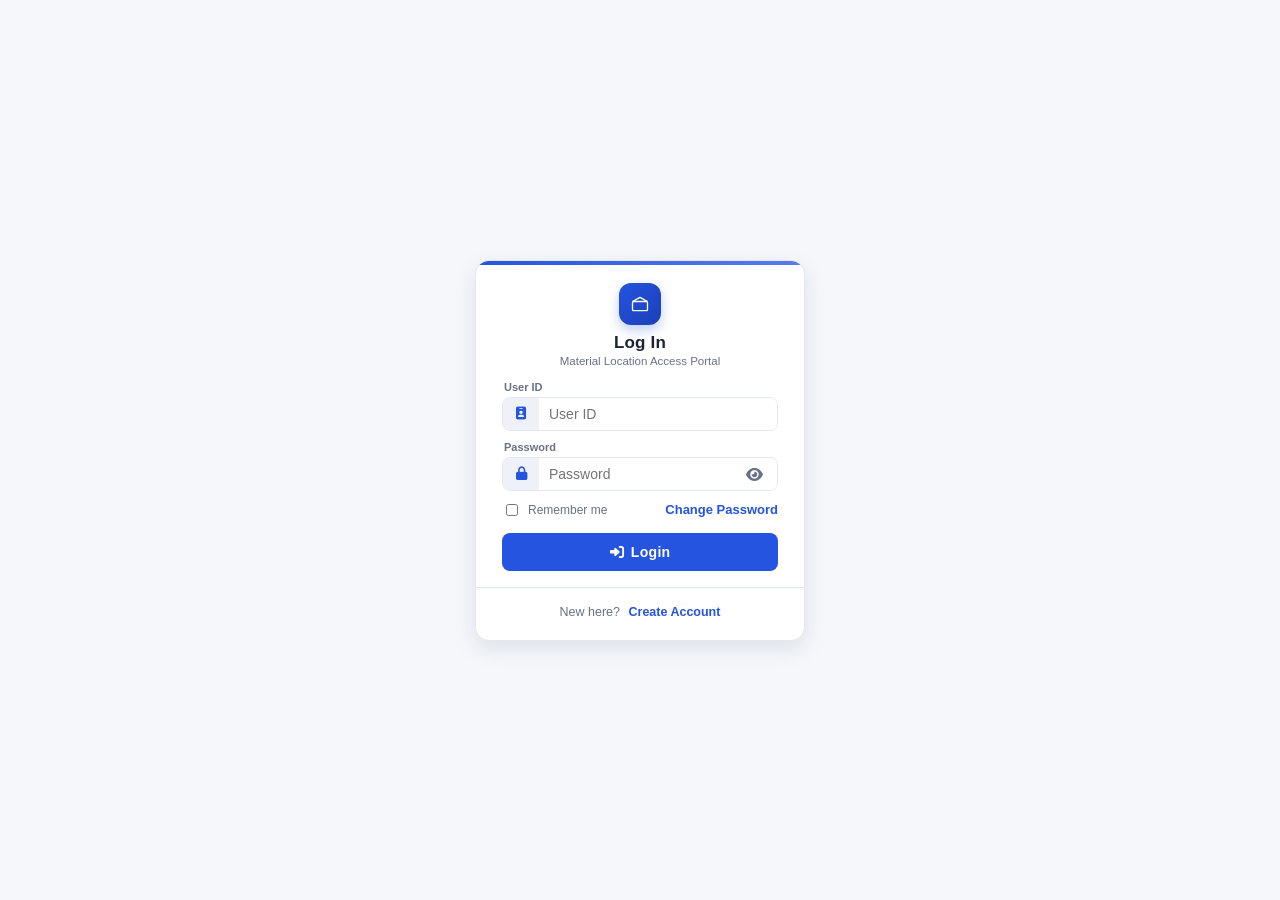
<file: index.html>
<!doctype html>
<html lang="en">

<head>
  <meta charset="UTF-8">
  <meta name="viewport" content="width=device-width, initial-scale=1.0">
  <title>Store Index Login</title>
  <link rel="preconnect" href="https://script.google.com">
  <link rel="dns-prefetch" href="https://script.google.com">
<link rel="manifest" href="manifest.json">
<meta name="theme-color" content="#1e73ff">
<script>
  try { if (localStorage.getItem('si_credId')) document.documentElement.classList.add('bio-mode'); } catch (e) {}
</script>
  <link rel="stylesheet" href="https://cdnjs.cloudflare.com/ajax/libs/font-awesome/6.5.0/css/all.min.css">
  <style>
    :root {
      --primary: #2454e0;
      --primary-dark: #1c3fb8;
      --bg: #f5f7fb;
      --card: #ffffff;
      --text: #1c2333;
      --muted: #697184;
      --border: #e3e7f0;
      --danger: #dc2626;
      --success: #16a34a;
    }

    * { box-sizing: border-box }

    body {
      margin: 0;
      min-height: 100vh;
      display: flex;
      justify-content: center;
      align-items: center;
      background: var(--bg);
      font-family: 'Segoe UI', Inter, sans-serif;
      padding: 16px;
    }

    .login-card {
      width: 330px;
      max-width: 100%;
      background: var(--card);
      border: 1px solid var(--border);
      border-radius: 14px;
      padding: 0 0 20px;
      box-shadow: 0 8px 22px rgba(28, 35, 51, .1);
      animation: fade .4s ease;
      overflow: hidden;
    }

    .login-card form { padding: 0 26px }

    .banner {
      height: 4px;
      background: linear-gradient(90deg, var(--primary), #5b7cf0);
      position: relative;
      margin-bottom: 0;
    }

    @keyframes fade {
      from { opacity: 0; transform: translateY(10px) }
      to { opacity: 1; transform: translateY(0) }
    }

    .logo-wrap {
      display: flex;
      flex-direction: column;
      align-items: center;
      margin-bottom: 14px;
      margin-top: 18px
    }

    .logo-badge {
      width: 42px;
      height: 42px;
      border-radius: 12px;
      background: linear-gradient(135deg, var(--primary), var(--primary-dark));
      display: flex;
      align-items: center;
      justify-content: center;
      margin-bottom: 8px;
      box-shadow: 0 5px 12px rgba(36, 84, 224, .28);
    }

    .logo-badge svg { width: 20px; height: 20px }
    .logo-badge svg path, .logo-badge svg rect { stroke: #fff !important }

    .logo-title { font-size: 17px; font-weight: 800; color: var(--text); letter-spacing: .2px }
    .logo-sub { font-size: 11.5px; color: var(--muted); margin-top: 2px }

    label.field-label {
      font-size: 11px;
      font-weight: 600;
      color: var(--muted);
      display: block;
      margin-bottom: 4px;
      margin-left: 2px
    }

    .field-group {
      display: flex;
      margin-bottom: 10px;
      border-radius: 8px;
      overflow: visible;
      border: 1.5px solid var(--border);
      transition: border-color .2s, box-shadow .2s;
    }

    .field-group:focus-within {
      border-color: var(--primary);
      box-shadow: 0 0 0 3px rgba(36, 84, 224, .12)
    }

    .field-group .icon {
      background: #eef1f8;
      color: var(--primary);
      width: 36px;
      display: flex;
      align-items: center;
      justify-content: center;
      font-size: 13px;
      flex-shrink: 0;
      border-radius: 7px 0 0 7px;
    }

    .field-group .icon i { line-height: 1; }

    .field-group input {
      flex: 1;
      padding: 8px 10px;
      border: none;
      outline: none;
      font-size: 14px;
      color: var(--text);
      background: #fff;
      border-radius: 0 7px 7px 0;
      -webkit-appearance: none;
      appearance: none;
      -webkit-tap-highlight-color: transparent;
    }

    .pw-wrap { position: relative; flex: 1; min-width: 0 }

    .pw-wrap input {
      display: block;
      width: 100%;
      padding: 8px 34px 8px 10px;
      border: none;
      outline: none;
      font-size: 14px;
      color: var(--text);
      background: #fff;
      border-radius: 0 7px 7px 0;
      -webkit-appearance: none;
      appearance: none;
      -webkit-tap-highlight-color: transparent;
    }

    input::-ms-reveal,
    input::-ms-clear {
      display: none;
    }

    input:-webkit-autofill,
    input:-webkit-autofill:hover,
    input:-webkit-autofill:focus {
      -webkit-box-shadow: 0 0 0 1000px #fff inset !important;
      -webkit-text-fill-color: var(--text) !important;
      transition: background-color 9999s ease-in-out 0s;
    }

    .eye-btn {
      position: absolute;
      right: 10px;
      top: 50%;
      transform: translateY(-50%);
      background: none;
      border: none;
      color: var(--muted);
      cursor: pointer;
      font-size: 15px;
      padding: 4px;
      line-height: 1;
      z-index: 2;
      -webkit-appearance: none;
      appearance: none;
      outline: none;
      box-shadow: none;
      -webkit-tap-highlight-color: transparent;
    }

    .eye-btn:hover { color: var(--primary) }

    .eye-btn:focus,
    .eye-btn:active {
      outline: none;
      border: none;
      box-shadow: none;
      background: none;
    }

    .login-btn:focus-visible {
      outline: 2px solid var(--primary);
      outline-offset: 2px
    }

    .opts-row {
      display: flex;
      justify-content: space-between;
      align-items: center;
      margin-bottom: 14px;
      font-size: 12px
    }

    .opts-row label {
      display: flex;
      align-items: center;
      gap: 7px;
      color: var(--muted);
      cursor: pointer;
      user-select: none
    }

    .opts-row input[type=checkbox] { accent-color: var(--primary); width: 12px; height: 12px }

    .forgot-lnk {
      color: var(--primary);
      cursor: pointer;
      font-weight: 600;
      background: none;
      border: none;
      font-size: 13px;
      padding: 0
    }

    .forgot-lnk:hover { text-decoration: underline }

    .login-btn {
      width: 100%;
      padding: 11px;
      background: var(--primary);
      color: #fff;
      border: none;
      border-radius: 8px;
      font-size: 14px;
      font-weight: 700;
      letter-spacing: .3px;
      cursor: pointer;
      position: relative;
      overflow: hidden;
      transition: background .2s, box-shadow .2s, transform .1s;
    }

    .login-btn:hover:not(:disabled) { background: var(--primary-dark); box-shadow: 0 8px 20px rgba(36, 84, 224, .32) }
    .login-btn:active:not(:disabled) { transform: scale(.97) }
    .login-btn:disabled { cursor: not-allowed; opacity: .85 }

    .btn-inner { display: flex; align-items: center; justify-content: center; gap: 9px }

    .ripple {
      position: absolute;
      border-radius: 50%;
      background: rgba(255, 255, 255, .35);
      transform: scale(0);
      animation: rpl .55s linear;
      pointer-events: none
    }

    @keyframes rpl { to { transform: scale(4); opacity: 0 } }

    .btn-spinner {
      width: 18px;
      height: 18px;
      border: 2.5px solid rgba(255, 255, 255, .3);
      border-top-color: #fff;
      border-radius: 50%;
      animation: spin .7s linear infinite;
      display: none;
      flex-shrink: 0
    }

    @keyframes spin { to { transform: rotate(360deg) } }

    .login-btn.success { background: var(--success); box-shadow: 0 8px 20px rgba(22, 163, 74, .32) }
    .login-btn.success .btn-inner { animation: popIn .3s ease }

    @keyframes popIn { 0% { transform: scale(.8) } 60% { transform: scale(1.1) } 100% { transform: scale(1) } }

    .login-btn.error { background: var(--danger); box-shadow: 0 8px 20px rgba(220, 38, 38, .32) }
    .login-btn.shake { animation: shake .4s ease }

    @keyframes shake {
      0%, 100% { transform: translateX(0) }
      20% { transform: translateX(-7px) }
      40% { transform: translateX(7px) }
      60% { transform: translateX(-4px) }
      80% { transform: translateX(4px) }
    }

    #toastBox { position: fixed; top: 15px; right: 15px; z-index: 9999 }

    .toast-msg {
      background: #1c2333;
      color: #fff;
      padding: 10px 16px;
      border-radius: 9px;
      margin-top: 8px;
      font-size: 13px;
      min-width: 190px;
      animation: tsl .3s ease
    }

    .toast-msg.is-error { background: #7a2020 }

    @keyframes tsl { from { transform: translateX(80px); opacity: 0 } to { transform: translateX(0); opacity: 1 } }

    .overlay {
      display: none;
      position: fixed;
      inset: 0;
      background: rgba(0, 0, 0, .45);
      justify-content: center;
      align-items: center;
      z-index: 999
    }

    .overlay.open { display: flex }

    .modal-card {
      width: 310px;
      max-width: 100%;
      background: #fff;
      border-radius: 16px;
      padding: 26px;
      box-shadow: 0 20px 50px rgba(0, 0, 0, .2);
      animation: fade .3s ease
    }

    .modal-card h5 { font-weight: 700; text-align: center; margin-bottom: 6px; color: var(--text); font-size: 15px }
    .modal-card .modal-sub { font-size: 12px; color: var(--muted); text-align: center; margin: 0 0 16px }
    .modal-card .field-group { margin-bottom: 12px }
    .modal-card .field-group input { padding: 9px 12px; min-width: 0; }
    .modal-card .field-group .icon { width: 36px; font-size: 13px }

    .mbtns { display: flex; gap: 8px; margin-top: 4px }
    .mbtns button { flex: 1; padding: 10px; font-size: 13px; border-radius: 9px; font-weight: 600; cursor: pointer }
    .mbtn-cancel { background: #fff; border: 1.5px solid var(--border); color: var(--text) }
    .mbtn-cancel:hover { background: #f8fafc }
    .mbtn-submit { background: var(--primary); border: none; color: #fff }
    .mbtn-submit:hover { background: var(--primary-dark) }

    .card-footer {
      padding: 0 26px;
      margin-top: 16px;
      padding-top: 14px;
      border-top: 1px solid var(--border);
      text-align: center;
    }

    .card-footer .footer-text { font-size: 12.5px; color: var(--muted); }
    .create-acc-lnk { color: var(--primary); font-weight: 700; font-size: 12.5px; margin-left: 4px; }

    @media (max-width: 480px) {
      .login-card { width: 100%; max-width: 380px; border-radius: 18px; }
      .login-card form { padding: 0 26px }
      .logo-badge { width: 46px; height: 46px; }
      .logo-badge svg { width: 22px; height: 22px }
      .logo-title { font-size: 18px; }
      .logo-sub { font-size: 12px; }
      label.field-label { font-size: 11.5px; }
      .field-group { margin-bottom: 13px; }
      .field-group .icon { width: 38px; font-size: 14px; }
      .field-group input, .pw-wrap input { padding: 12px 12px; font-size: 15px; }
      .pw-wrap input { padding-right: 40px; }
      .eye-btn { right: 8px; font-size: 16px; }
      .opts-row { font-size: 13px; margin-bottom: 18px; }
      .forgot-lnk { font-size: 14px; }
      .login-btn { padding: 13px; font-size: 15px; border-radius: 10px; }
      .card-footer { padding: 0 26px; margin-top: 20px; padding-top: 16px; }
      .card-footer .footer-text, .create-acc-lnk { font-size: 13.5px; }
    }

    @media (prefers-reduced-motion:reduce) { * { animation: none !important; transition: none !important } }


.bio-opt{display:none;margin:-4px 0 14px;font-size:12px}
.bio-opt.show{display:block}
.bio-opt label{display:flex;align-items:center;gap:7px;color:var(--muted);cursor:pointer}
.bio-opt input{accent-color:var(--primary);width:12px;height:12px}
.bio-off{display:none;margin:12px auto 0;background:none;border:none;color:var(--danger);font-size:12.5px;cursor:pointer;text-decoration:underline;padding:4px}
.bio-off.show{display:block}
.bio-screen{display:none;position:fixed;inset:0;background:var(--bg);z-index:5;align-items:center;justify-content:center}
.bio-mode .login-card{display:none}
.bio-mode .bio-screen{display:flex}
.fp-btn{position:relative;width:110px;height:110px;padding:0;border:none;background:none;border-radius:50%;cursor:pointer;outline:none;-webkit-user-select:none;user-select:none;-webkit-touch-callout:none;touch-action:manipulation;-webkit-tap-highlight-color:transparent}
.fp-btn svg{position:absolute;inset:0}
.fp-icon,.fp-tick{position:absolute;inset:0;display:flex;align-items:center;justify-content:center}
.fp-icon{color:var(--primary);font-size:56px}
.fp-tick{color:var(--success);font-size:58px;display:none}
.fp-tick.show{display:flex;animation:popIn .35s ease}
.fp-hold{display:none;stroke-dasharray:314;stroke-dashoffset:314}
.fp-hold.run{display:block;animation:holdFill .6s linear forwards}
@keyframes holdFill{from{stroke-dashoffset:314}to{stroke-dashoffset:0}}
.fp-spin{display:none;transform-origin:55px 55px}
.fp-spin.run{display:block;animation:spin .9s linear infinite}
.fp-ok{display:none}
.fp-ok.show{display:block}
</style>

</head>

<body>
  <div id="toastBox" role="status" aria-live="polite"></div>
    <div class="bio-screen" id="bioScreen">
    <button type="button" class="fp-btn" id="fpBtn" aria-label="Unlock with fingerprint">
      <svg width="110" height="110" viewBox="0 0 110 110" aria-hidden="true">
        <circle cx="55" cy="55" r="50" fill="none" stroke="#dbe1ee" stroke-width="3" />
        <circle id="fpHold" class="fp-hold" cx="55" cy="55" r="50" fill="none" stroke="#9aa5bd" stroke-width="3" transform="rotate(-90 55 55)" />
        <g id="fpSpin" class="fp-spin"><circle cx="55" cy="55" r="50" fill="none" stroke="#2454e0" stroke-width="3" stroke-linecap="round" stroke-dasharray="80 234" /></g>
        <circle id="fpOk" class="fp-ok" cx="55" cy="55" r="50" fill="none" stroke="#16a34a" stroke-width="3" />
      </svg>
      <span class="fp-icon" id="fpIcon"><i class="fa fa-fingerprint" aria-hidden="true"></i></span>
      <span class="fp-tick" id="fpTick"><i class="fa fa-check" aria-hidden="true"></i></span>
    </button>
  </div>
  <div class="login-card">
    <div class="banner"></div>
    <div class="logo-wrap">
      <div class="logo-badge">
        <svg viewBox="0 0 24 24" fill="none">
          <rect x="3" y="9" width="18" height="11" rx="1.5" stroke="#fff" stroke-width="1.6" />
          <path d="M3 9L12 4L21 9" stroke="#fff" stroke-width="1.6" stroke-linejoin="round" />
        </svg>
      </div>
      <div class="logo-title">Log In</div>
      <div class="logo-sub">Material Location Access Portal</div>
    </div>
    <form id="loginForm" novalidate>
      <label class="field-label" for="loginUsername">User ID</label>
      <div class="field-group">
        <span class="icon"><i class="fa fa-id-badge" aria-hidden="true"></i></span>
        <input id="loginUsername" placeholder="User ID" maxlength="6" autocomplete="username">
      </div>
      <label class="field-label" for="loginPassword">Password</label>
      <div class="field-group">
        <span class="icon"><i class="fa fa-lock" aria-hidden="true"></i></span>
        <div class="pw-wrap">
          <input type="password" id="loginPassword" placeholder="Password" autocomplete="current-password">
          <button type="button" class="eye-btn" onclick="togglePassword()" aria-label="Show or hide password">
            <i class="fa fa-eye" id="eyeIcon" aria-hidden="true"></i>
          </button>
        </div>
      </div>
      <div class="opts-row">
        <label><input type="checkbox" id="rememberMe"> Remember me</label>
        <button type="button" class="forgot-lnk" onclick="openForgot()">Change Password</button>
      </div>
      <div class="bio-opt" id="bioOpt">
        <label><input type="checkbox" id="enableBio"> Enable fingerprint login on this device</label>
      </div>
      <button type="submit" class="login-btn" id="loginBtn">
        <div class="btn-inner" id="btnInner">
          <div class="btn-spinner" id="btnSpinner"></div>
          <span id="btnText"><i class="fa fa-sign-in-alt" style="margin-right:7px" aria-hidden="true"></i>Login</span>
        </div>
            </button>      <button type="button" class="bio-off" id="bioOff" onclick="disableBio()">Disable fingerprint on this device</button>
    </form>
    <div class="card-footer">
      <span class="footer-text">New here?</span>
      <span class="create-acc-lnk">Create Account</span>
    </div>
  </div>

  <div class="overlay" id="forgotOverlay" role="dialog" aria-modal="true" aria-labelledby="fpTitle">
    <div class="modal-card">
      <h5 id="fpTitle"><i class="fa fa-key" style="color:var(--primary)" aria-hidden="true"></i> Reset Password</h5>
      <p class="modal-sub">Enter your employee ID, current and new password</p>
      <div class="field-group">
        <span class="icon"><i class="fa fa-id-badge" aria-hidden="true"></i></span>
        <input id="fpUser" placeholder="6 Digit Employee ID" maxlength="6">
      </div>
            <div class="field-group">
        <span class="icon"><i class="fa fa-lock" aria-hidden="true"></i></span>
        <input type="password" id="fpCurrent" placeholder="Current Password">
      </div>
      <div class="field-group">
        <span class="icon"><i class="fa fa-lock" aria-hidden="true"></i></span>
        <input type="password" id="fpNew" placeholder="New Password">
      </div>
      <div class="field-group">
        <span class="icon"><i class="fa fa-check" aria-hidden="true"></i></span>
        <input type="password" id="fpConfirm" placeholder="Confirm Password">
      </div>
      <div class="mbtns">
        <button class="mbtn-cancel" onclick="closeForgot()">Cancel</button>
        <button class="mbtn-submit" id="fpSubmit" onclick="resetPassword()">Submit</button>
      </div>
    </div>
  </div>

    <script>
    const WEB_APP_URL = "https://script.google.com/macros/s/AKfycbyc_BkRKEin5Yo_F4ufq9g_pCl1pV0SVv2clc40LjvGADU1vFF2d_hQkDgVdMReP9ZCFw/exec";

    if ('serviceWorker' in navigator) {
      navigator.serviceWorker.register('sw.js').catch(err => console.log('SW registration failed:', err));
    }

    window.addEventListener('DOMContentLoaded', () => {
      const su = localStorage.getItem('si_savedUser');
      const sp = localStorage.getItem('si_savedPass');
      if (su) {document.getElementById('loginUsername').value = su; document.getElementById('rememberMe').checked = true;}
      if (sp && !localStorage.getItem('si_credId')) {document.getElementById('loginPassword').value = sp;}
    });

    function toast(msg, isError) {
      const box = document.getElementById('toastBox');
      const d = document.createElement('div');
      d.className = 'toast-msg' + (isError ? ' is-error' : '');
      d.innerText = msg;
      box.appendChild(d); setTimeout(() => d.remove(), 3000);
    }
    function togglePassword() {
      const inp = document.getElementById('loginPassword');
      const ic = document.getElementById('eyeIcon');
      inp.type = inp.type === 'password' ? 'text' : 'password';
      ic.className = inp.type === 'text' ? 'fa fa-eye-slash' : 'fa fa-eye';
    }
    function addRipple(btn, e) {
      const r = document.createElement('span');
      r.className = 'ripple';
      const rect = btn.getBoundingClientRect();
      const sz = Math.max(rect.width, rect.height) * 2;
      const x = (e.clientX || rect.left + rect.width / 2) - rect.left - sz / 2;
      const y = (e.clientY || rect.top + rect.height / 2) - rect.top - sz / 2;
      r.style.cssText = `width:${sz}px;height:${sz}px;left:${x}px;top:${y}px`;
      btn.appendChild(r);
      setTimeout(() => r.remove(), 600);
    }
    function setLoading(on) {
      document.getElementById('btnSpinner').style.display = on ? 'block' : 'none';
      document.getElementById('btnText').style.display = on ? 'none' : 'block';
      document.getElementById('loginBtn').disabled = on;
    }
    function setSuccess() {
      const btn = document.getElementById('loginBtn');
      document.getElementById('btnSpinner').style.display = 'none';
      document.getElementById('btnText').innerHTML = '<i class="fa fa-check-circle" style="margin-right:7px" aria-hidden="true"></i>Success!';
      document.getElementById('btnText').style.display = 'block';
      btn.classList.add('success');
    }
    function setError() {
      const btn = document.getElementById('loginBtn');
      document.getElementById('btnSpinner').style.display = 'none';
      document.getElementById('btnText').innerHTML = '<i class="fa fa-times-circle" style="margin-right:7px" aria-hidden="true"></i>Wrong id or password';
      document.getElementById('btnText').style.display = 'block';
      btn.classList.add('error', 'shake');
      btn.disabled = false;
      setTimeout(() => {
        btn.classList.remove('error', 'shake');
        document.getElementById('btnText').innerHTML = '<i class="fa fa-sign-in-alt" style="margin-right:7px" aria-hidden="true"></i>Login';
      }, 2200);
    }
        /* ---------- FINGERPRINT (WebAuthn) ---------- */
    const BIO_SUPPORTED = !!(window.PublicKeyCredential && navigator.credentials && window.isSecureContext);

    function b64e(buf) {
      return btoa(String.fromCharCode(...new Uint8Array(buf))).replace(/\+/g, '-').replace(/\//g, '_').replace(/=+$/, '');
    }
    function b64d(s) {
      s = s.replace(/-/g, '+').replace(/_/g, '/');
      while (s.length % 4) s += '=';
      return Uint8Array.from(atob(s), c => c.charCodeAt(0));
    }
    async function bioAvailable() {
      if (!BIO_SUPPORTED) return false;
      try { return await PublicKeyCredential.isUserVerifyingPlatformAuthenticatorAvailable(); }
      catch (e) { return false; }
    }
    function bioEnabled() { return !!localStorage.getItem('si_credId'); }

    async function createBioCred(u) {
      const cred = await navigator.credentials.create({
        publicKey: {
          challenge: crypto.getRandomValues(new Uint8Array(32)),
          rp: { name: 'Store Index' },
          user: { id: new TextEncoder().encode(u), name: u, displayName: u },
          pubKeyCredParams: [{ type: 'public-key', alg: -7 }, { type: 'public-key', alg: -257 }],
          authenticatorSelection: { authenticatorAttachment: 'platform', userVerification: 'required', residentKey: 'discouraged' },
          timeout: 60000
        }
      });
      return b64e(cred.rawId);
    }
    function saveBio(credId, u, p) {
      localStorage.setItem('si_credId', credId);
      localStorage.setItem('si_bioUser', u);
      localStorage.setItem('si_bioPass', btoa(unescape(encodeURIComponent(p))));
    }
    function clearBio() {
      ['si_credId', 'si_bioUser', 'si_bioPass'].forEach(k => localStorage.removeItem(k));
    }

      let bioBusy = false;

    function bioSetState(s) {
      document.getElementById('fpSpin').classList.toggle('run', s === 'spin');
      document.getElementById('fpOk').classList.toggle('show', s === 'ok');
      document.getElementById('fpTick').classList.toggle('show', s === 'ok');
      document.getElementById('fpIcon').style.display = s === 'ok' ? 'none' : 'flex';
    }

    async function bioLogin(auto) {
      if (bioBusy) return;
      bioBusy = true;
      try {
        await navigator.credentials.get({
          publicKey: {
            challenge: crypto.getRandomValues(new Uint8Array(32)),
            allowCredentials: [{ type: 'public-key', id: b64d(localStorage.getItem('si_credId')), transports: ['internal'] }],
            userVerification: 'required',
            timeout: 60000
          }
        });
      } catch (err) {
        bioBusy = false;
        if (!auto) toast('Fingerprint cancelled or failed', true);
        return;
      }
      bioSetState('spin');
      const u = localStorage.getItem('si_bioUser');
      const p = decodeURIComponent(escape(atob(localStorage.getItem('si_bioPass'))));
      await doLogin(u, p, null, true, false);
    }

    (function fpGestures() {
      const btn = document.getElementById('fpBtn');
      const hold = document.getElementById('fpHold');
      let t = null, longDone = false;
      function stop() { clearTimeout(t); t = null; hold.classList.remove('run'); }
      btn.addEventListener('pointerdown', () => {
        if (bioBusy) return;
        longDone = false;
        hold.classList.remove('run'); void hold.getBoundingClientRect(); hold.classList.add('run');
        t = setTimeout(() => { longDone = true; stop(); showPassword(); }, 600);
      });
      btn.addEventListener('pointerup', () => {
        if (t) { stop(); if (!longDone) bioLogin(false); }
      });
      btn.addEventListener('pointerleave', stop);
      btn.addEventListener('pointercancel', stop);
      btn.addEventListener('contextmenu', e => e.preventDefault());
    })();
    function showPassword() {
      document.documentElement.classList.remove('bio-mode');
    }
    function disableBio() {
      clearBio();
      document.getElementById('bioOff').classList.remove('show');
      document.getElementById('bioOpt').classList.add('show');
      document.getElementById('enableBio').checked = false;
      toast('Fingerprint login disabled');
    }

    /* ---------- LOGIN ---------- */
    document.getElementById('loginForm').addEventListener('submit', login);

    async function login(e) {
      e.preventDefault();
      const btn = document.getElementById('loginBtn');
      addRipple(btn, e);
      const u = document.getElementById('loginUsername').value.trim();
      const p = document.getElementById('loginPassword').value;
      const rem = document.getElementById('rememberMe').checked;
      const wantBio = document.getElementById('enableBio').checked;
      if (!u || !p) {
        btn.classList.add('shake');
        setTimeout(() => btn.classList.remove('shake'), 500);
        toast('Fill id and password', true);
        return;
      }
      await doLogin(u, p, rem, false, wantBio);
    }

    async function doLogin(u, p, rem, viaBio, wantBio) {
      let pendingCred = null;
      if (wantBio && !viaBio) {
        try { pendingCred = await createBioCred(u); }
        catch (err) { toast('Fingerprint setup cancelled', true); }
      }
      setLoading(true);
      try {
        const res = await fetch(`${WEB_APP_URL}?action=login&Username=${encodeURIComponent(u)}&Password=${encodeURIComponent(p)}`);
        const data = await res.json();
        if (data.status === 'success') {
          if (rem !== null) {
            if (rem) { localStorage.setItem('si_savedUser', u); localStorage.setItem('si_savedPass', p); }
            else { localStorage.removeItem('si_savedUser'); localStorage.removeItem('si_savedPass'); }
          }
          if (pendingCred) saveBio(pendingCred, u, p);
sessionStorage.setItem('loggedIn', 'true');
sessionStorage.setItem('userName', data.name);
sessionStorage.setItem('userRole', String(data.role || '').toLowerCase());
sessionStorage.setItem('userPerms', JSON.stringify(data.perms || ['view','scan']));
if (String(data.role || '').toLowerCase() === 'admin') sessionStorage.setItem('adminAuth', JSON.stringify({u: u, p: p}));
          setSuccess();
          if (viaBio) bioSetState('ok');
          setTimeout(() => location.href = 'Indexing.html', 1200);
        } else {
          if (viaBio) { clearBio(); bioSetState('idle'); bioBusy = false; document.documentElement.classList.remove('bio-mode'); document.getElementById('bioOff').classList.remove('show'); document.getElementById('bioOpt').classList.add('show'); toast('Password changed? Login once with password', true); }
          setError();
        }
      } catch (err) {
        setError();
        toast('Network error — Try again later', true);
        bioSetState('idle');
        bioBusy = false;
      }
    }

    /* page load par fingerprint button/checkbox dikhao */
        (async function initBio() {
      if (!(await bioAvailable())) {
        document.documentElement.classList.remove('bio-mode');
        return;
      }
      if (bioEnabled()) {
        document.getElementById('bioOff').classList.add('show');
        bioLogin(true);
      } else {
        document.getElementById('bioOpt').classList.add('show');
      }
    })();
    function openForgot() {document.getElementById('forgotOverlay').classList.add('open'); document.getElementById('fpUser').focus();}
    function closeForgot() {
      document.getElementById('forgotOverlay').classList.remove('open');
      ['fpUser', 'fpCurrent', 'fpNew', 'fpConfirm'].forEach(id => document.getElementById(id).value = '');
    }
    document.getElementById('forgotOverlay').addEventListener('click', (e) => {if (e.target.id === 'forgotOverlay') closeForgot();});
    async function resetPassword() {
      const u = document.getElementById('fpUser').value.trim();
      const cur = document.getElementById('fpCurrent').value;
      const n = document.getElementById('fpNew').value;
      const c = document.getElementById('fpConfirm').value;
      if (!u) {toast('Fill employee id', true); return;}
      if (!cur) {toast('Fill current password', true); return;}
      if (n.length < 4) {toast('Password should be 4+ characters', true); return;}
      if (n !== c) {toast('Passwords do not match', true); return;}
      const sb = document.getElementById('fpSubmit'); sb.disabled = true; sb.textContent = 'Please wait...';
      try {
        const res = await fetch(`${WEB_APP_URL}?action=resetPassword&Username=${encodeURIComponent(u)}&CurrentPassword=${encodeURIComponent(cur)}&NewPassword=${encodeURIComponent(n)}`);
        const data = await res.json();
        if (data.status === 'success') {
          toast('Password updated successfully!');
          closeForgot();
        } else {toast('Failed — Check Employee ID / current password', true);}
      } catch (e) {toast('Network error', true);}
      sb.disabled = false; sb.textContent = 'Submit';
    }
  </script>
</body>

</html>
</file>
